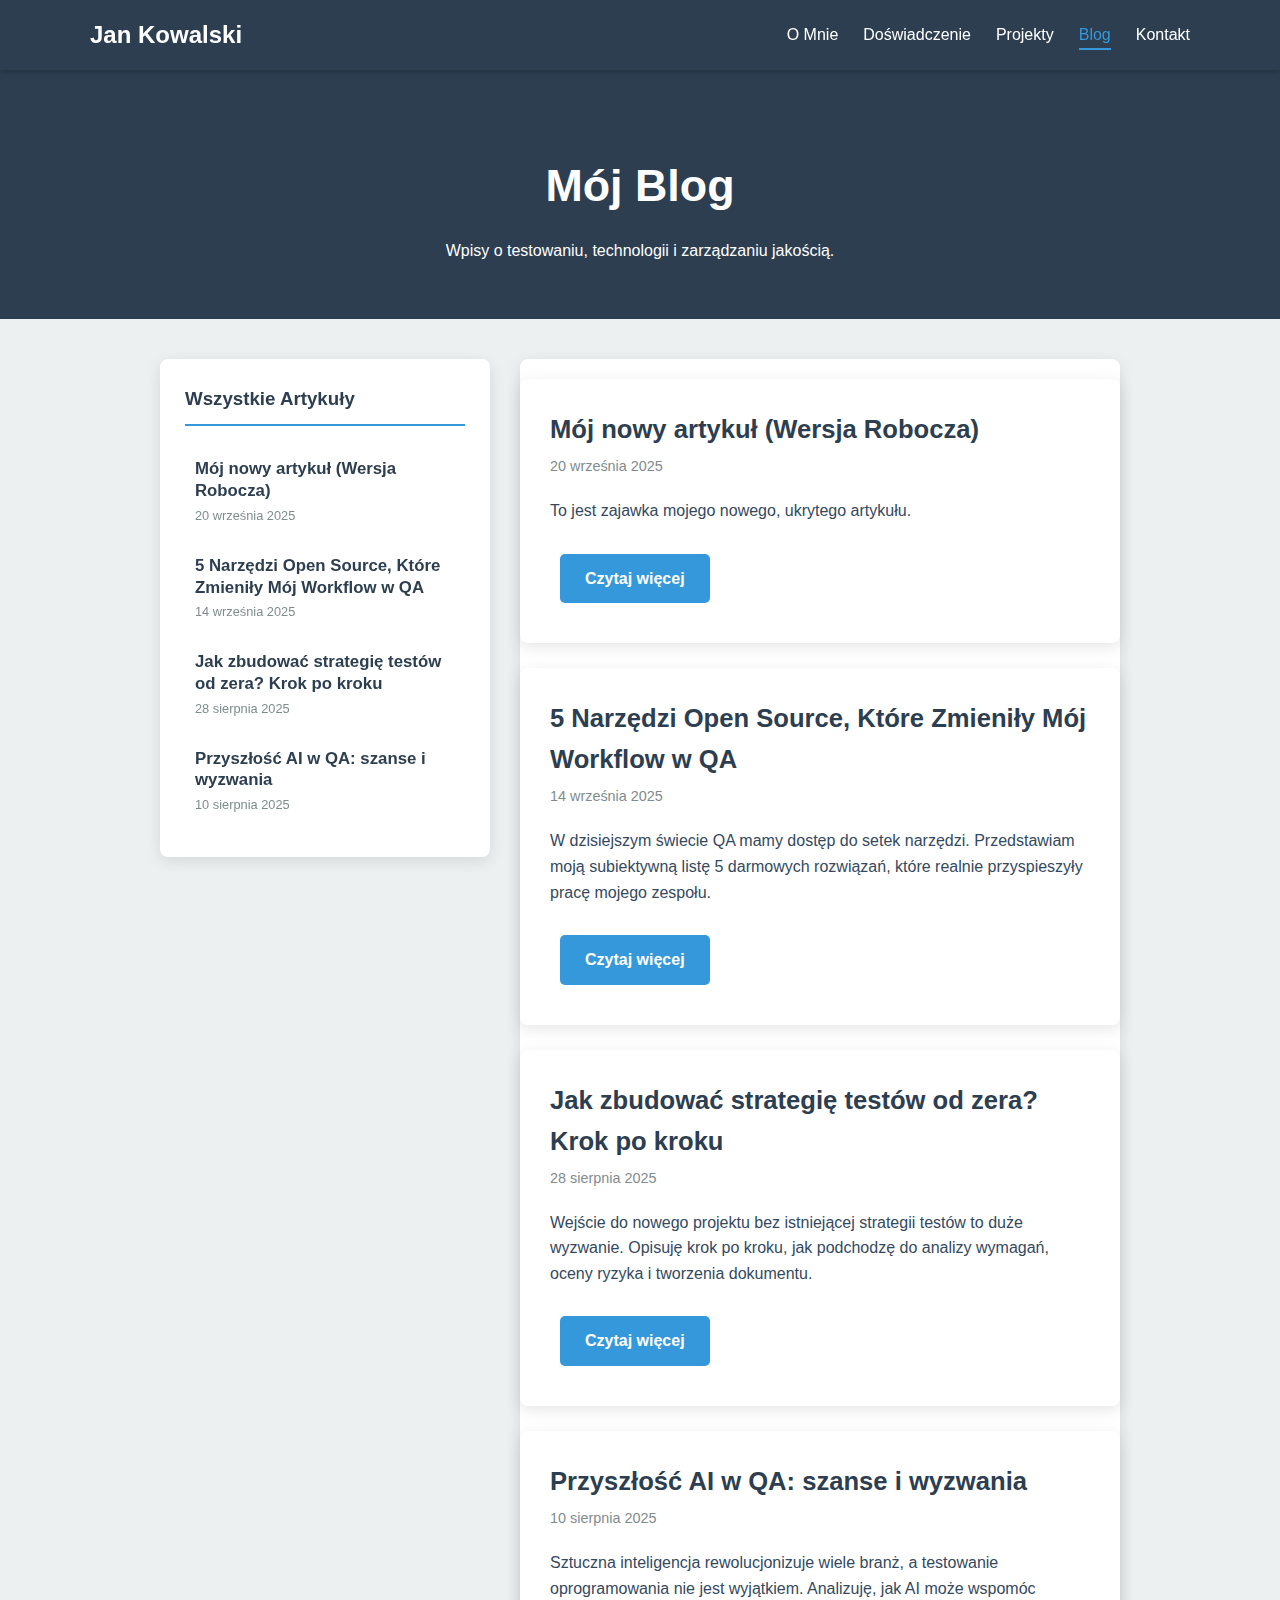
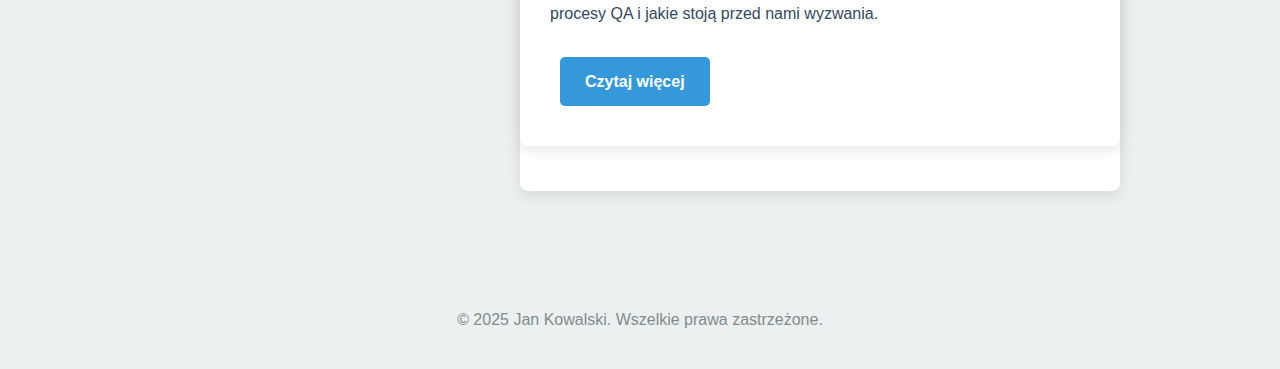
<file: blog.html>
<!DOCTYPE html>
<html lang="pl">
<head>
    <meta charset="UTF-8">
    <meta name="viewport" content="width=device-width, initial-scale=1.0">
    <title>Blog - Jan Kowalski</title>
    <link rel="stylesheet" href="css/style.css">
    <link rel="stylesheet" href="https://cdnjs.cloudflare.com/ajax/libs/font-awesome/6.0.0-beta3/css/all.min.css">
</head>
<body>

    <nav class="navbar">
        <div class="nav-container">
            <a href="index.html" class="nav-logo">Jan Kowalski</a>
            <ul class="nav-menu">
                <li class="nav-item"><a href="index.html#o-mnie" class="nav-link">O Mnie</a></li>
                <li class="nav-item"><a href="index.html#doswiadczenie" class="nav-link">Doświadczenie</a></li>
                <li class="nav-item"><a href="index.html#projekty" class="nav-link">Projekty</a></li>
                <li class="nav-item"><a href="blog.html" class="nav-link active">Blog</a></li>
                <li class="nav-item"><a href="index.html#kontakt" class="nav-link">Kontakt</a></li>
            </ul>
            <div class="hamburger">
                <span class="bar"></span>
                <span class="bar"></span>
                <span class="bar"></span>
            </div>
        </div>
    </nav>

    <header class="page-header">
        <h1>Mój Blog</h1>
        <p>Wpisy o testowaniu, technologii i zarządzaniu jakością.</p>
    </header>

    <div class="blog-layout container">
        
        <aside class="blog-sidebar">
            <h3>Wszystkie Artykuły</h3>
            <ul class="article-list">
                </ul>
        </aside>

        <main class="blog-main-content">
            <section id="blog-posts-list">
                </section>
        </main>

    </div>
    <footer>
        <p>&copy; 2025 Jan Kowalski. Wszelkie prawa zastrzeżone.</p>
    </footer>

    <script src="articles.js"></script>
    <script src="scripts/blog.js"></script>

</body>
</html>
</file>
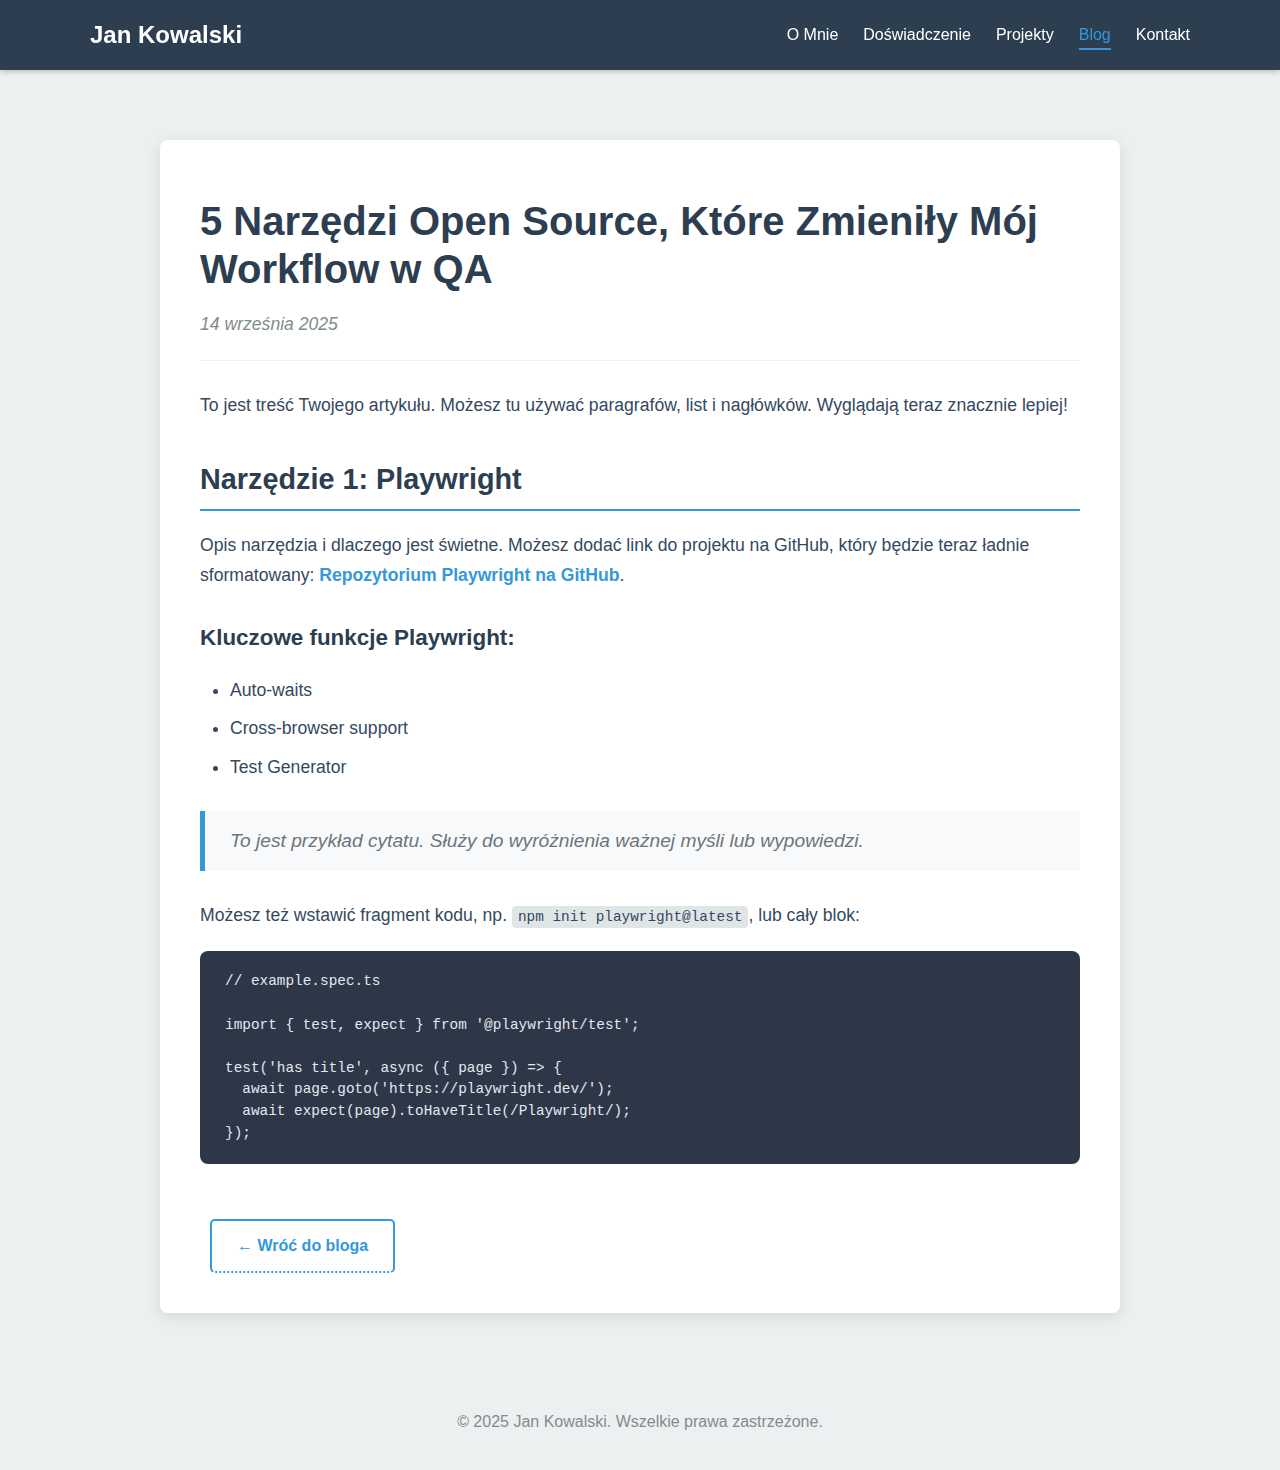
<file: articles/article-tmp.html>
<!DOCTYPE html>
<html lang="pl">
<head>
    <meta charset="UTF-8">
    <meta name="viewport" content="width=device-width, initial-scale=1.0">
    <title>Tytuł Artykułu - Jan Kowalski</title>
    <link rel="stylesheet" href="/css/style.css"> 
    <link rel="stylesheet" href="https://cdnjs.cloudflare.com/ajax/libs/font-awesome/6.0.0-beta3/css/all.min.css">
</head>
<body>

    <nav class="navbar">
        <div class="nav-container">
            <a href="index.html" class="nav-logo">Jan Kowalski</a>
            <ul class="nav-menu">
                <li class="nav-item"><a href="index.html#o-mnie" class="nav-link">O Mnie</a></li>
                <li class="nav-item"><a href="index.html#doswiadczenie" class="nav-link">Doświadczenie</a></li>
                <li class="nav-item"><a href="index.html#projekty" class="nav-link">Projekty</a></li>
                <li class="nav-item"><a href="blog.html" class="nav-link active">Blog</a></li>
                <li class="nav-item"><a href="index.html#kontakt" class="nav-link">Kontakt</a></li>
            </ul>
            <div class="hamburger">
                <span class="bar"></span>
                <span class="bar"></span>
                <span class="bar"></span>
            </div>
        </div>
    </nav>

    <main class="page-content">
        <div class="container">
            <article class="article-content">
                <h1>5 Narzędzi Open Source, Które Zmieniły Mój Workflow w QA</h1>
                <p class="post-date">14 września 2025</p>
                
                <p>To jest treść Twojego artykułu. Możesz tu używać paragrafów, list i nagłówków. Wyglądają teraz znacznie lepiej!</p>
                
                <h2>Narzędzie 1: Playwright</h2>
                <p>Opis narzędzia i dlaczego jest świetne. Możesz dodać link do projektu na GitHub, który będzie teraz ładnie sformatowany: <a href="https://github.com/microsoft/playwright" target="_blank">Repozytorium Playwright na GitHub</a>.</p>
                
                <h3>Kluczowe funkcje Playwright:</h3>
                <ul>
                    <li>Auto-waits</li>
                    <li>Cross-browser support</li>
                    <li>Test Generator</li>
                </ul>

                <blockquote>To jest przykład cytatu. Służy do wyróżnienia ważnej myśli lub wypowiedzi.</blockquote>

                <p>Możesz też wstawić fragment kodu, np. <code>npm init playwright@latest</code>, lub cały blok:</p>
<pre><code>// example.spec.ts

import { test, expect } from '@playwright/test';

test('has title', async ({ page }) => {
  await page.goto('https://playwright.dev/');
  await expect(page).toHaveTitle(/Playwright/);
});
</code></pre>
                
                <a href="/blog.html" class="btn btn-secondary">← Wróć do bloga</a>
            </article>
        </div>
    </main>

    <footer>
        <p>&copy; 2025 Jan Kowalski. Wszelkie prawa zastrzeżone.</p>
    </footer>
    
    <script>
        const hamburger = document.querySelector(".hamburger");
        const navMenu = document.querySelector(".nav-menu");

        if (hamburger && navMenu) {
            hamburger.addEventListener("click", () => {
                hamburger.classList.toggle("active");
                navMenu.classList.toggle("active");
            });
        }
    </script>

</body>
</html>
</file>
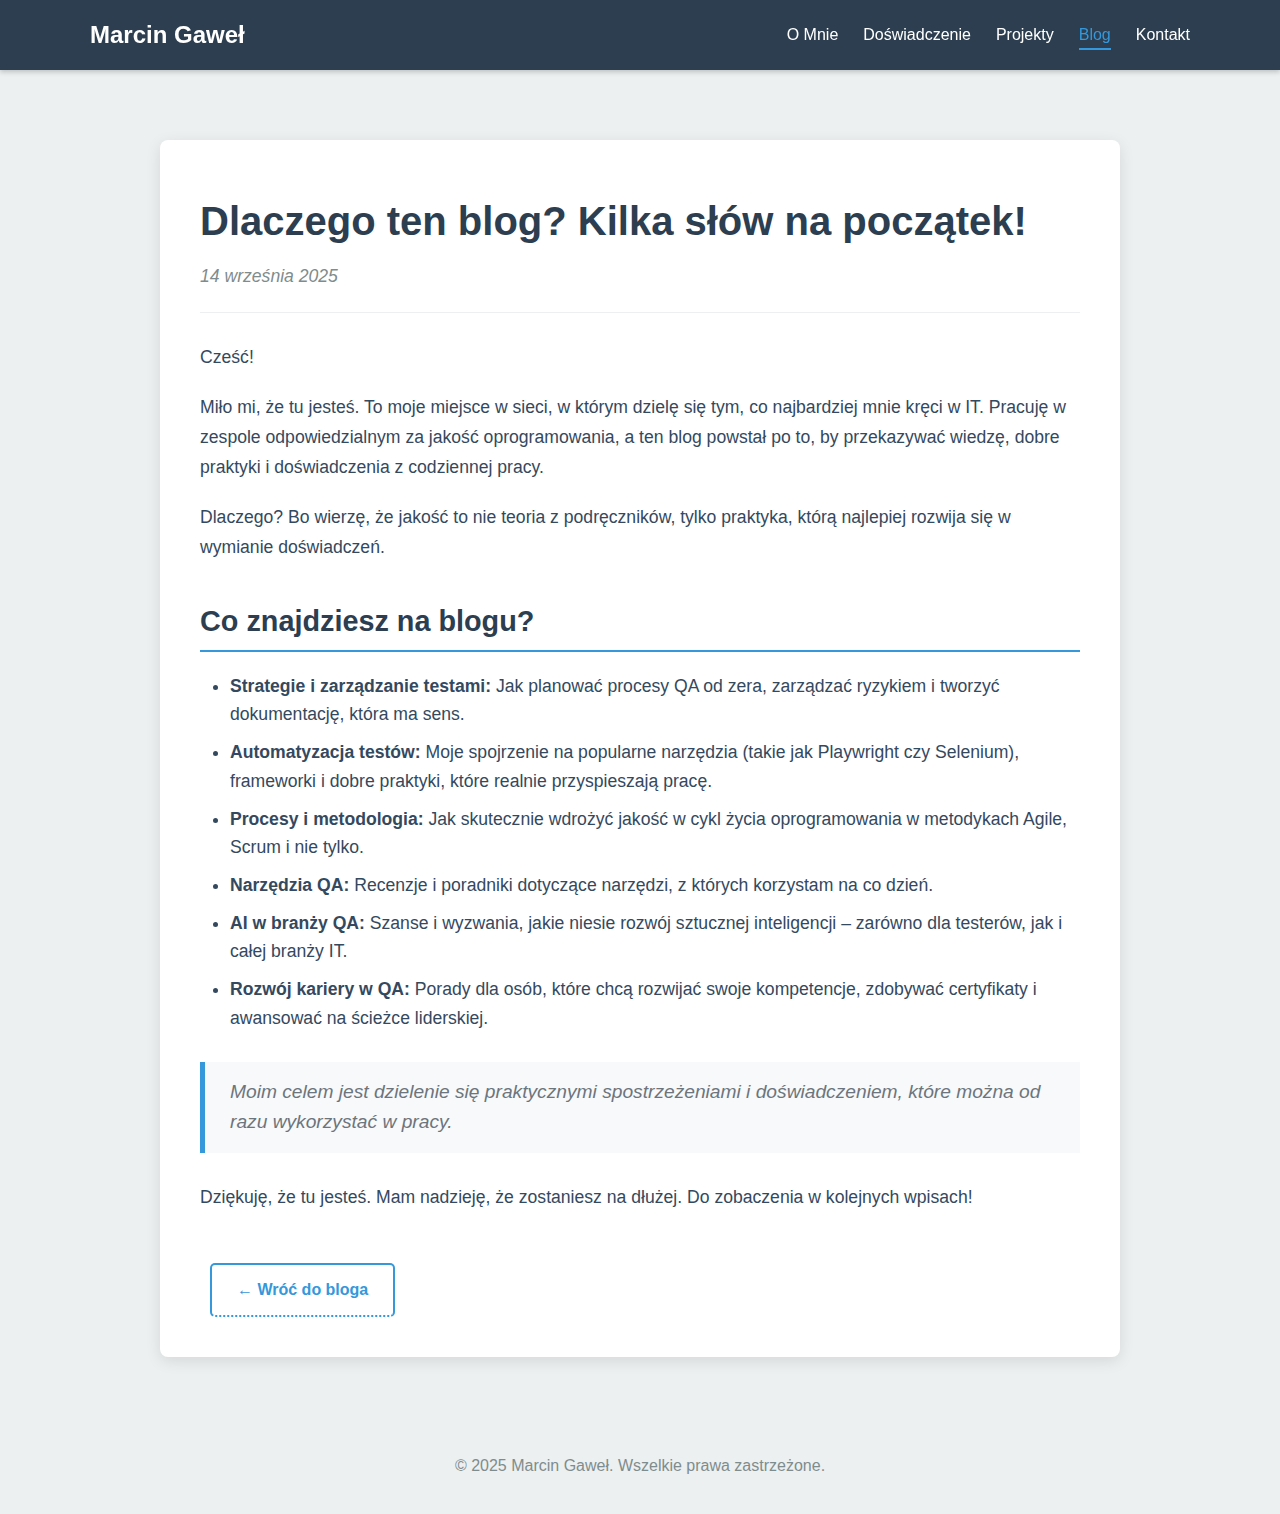
<file: articles/welcome.html>
<!DOCTYPE html>
<html lang="pl">
<head>
    <meta charset="UTF-8">
    <meta name="viewport" content="width=device-width, initial-scale=1.0">
    <title>Dlaczego ten blog? Kilka słów na początek</title>
    <link rel="stylesheet" href="../css/style.css"> 
    <link rel="stylesheet" href="https://cdnjs.cloudflare.com/ajax/libs/font-awesome/6.0.0-beta3/css/all.min.css">
</head>
<body>

    <nav class="navbar">
        <div class="nav-container">
            <a href="/index.html" class="nav-logo">Marcin Gaweł</a>
            <ul class="nav-menu">
                <li class="nav-item"><a href="../index.html#o-mnie" class="nav-link">O Mnie</a></li>
                <li class="nav-item"><a href="../index.html#doswiadczenie" class="nav-link">Doświadczenie</a></li>
                <li class="nav-item"><a href="../index.html#projekty" class="nav-link">Projekty</a></li>
                <li class="nav-item"><a href="../blog.html" class="nav-link active">Blog</a></li>
                <li class="nav-item"><a href="../index.html#kontakt" class="nav-link">Kontakt</a></li>
            </ul>
            <div class="hamburger">
                <span class="bar"></span>
                <span class="bar"></span>
                <span class="bar"></span>
            </div>
        </div>
    </nav>

    <main class="page-content">
        <div class="container">
            <article class="article-content">
               
               <h1>Dlaczego ten blog? Kilka słów na początek!</h1>
                <p class="post-date">14 września 2025</p>
                
                <p>Cześć!</p>
                <p>Miło mi, że tu jesteś. To moje miejsce w sieci, w którym dzielę się tym, co najbardziej mnie kręci w IT. Pracuję w zespole odpowiedzialnym za jakość oprogramowania, a ten blog powstał po to, by przekazywać wiedzę, dobre praktyki i doświadczenia z codziennej pracy.</p>
                
                <p>Dlaczego? Bo wierzę, że jakość to nie teoria z podręczników, tylko praktyka, którą najlepiej rozwija się w wymianie doświadczeń.</p>

                <h2>Co znajdziesz na blogu?</h2>
                
                <ul>
                    <li><strong>Strategie i zarządzanie testami:</strong> Jak planować procesy QA od zera, zarządzać ryzykiem i tworzyć dokumentację, która ma sens.</li>
                    <li><strong>Automatyzacja testów:</strong> Moje spojrzenie na popularne narzędzia (takie jak Playwright czy Selenium), frameworki i dobre praktyki, które realnie przyspieszają pracę.</li>
                    <li><strong>Procesy i metodologia:</strong> Jak skutecznie wdrożyć jakość w cykl życia oprogramowania w metodykach Agile, Scrum i nie tylko.</li>
                    <li><strong>Narzędzia QA:</strong> Recenzje i poradniki dotyczące narzędzi, z których korzystam na co dzień.</li>
                    <li><strong>AI w branży QA:</strong> Szanse i wyzwania, jakie niesie rozwój sztucznej inteligencji – zarówno dla testerów, jak i całej branży IT.</li>
                    <li><strong>Rozwój kariery w QA:</strong> Porady dla osób, które chcą rozwijać swoje kompetencje, zdobywać certyfikaty i awansować na ścieżce liderskiej.</li>
                </ul>

                <blockquote>Moim celem jest dzielenie się praktycznymi spostrzeżeniami i doświadczeniem, które można od razu wykorzystać w pracy.</blockquote>

                <p>Dziękuję, że tu jesteś. Mam nadzieję, że zostaniesz na dłużej. Do zobaczenia w kolejnych wpisach!</p>
                
                <a href="../blog.html" class="btn btn-secondary">← Wróć do bloga</a>
            </article>  
        </div>
    </main>

    <footer>
        <p>&copy; 2025 Marcin Gaweł. Wszelkie prawa zastrzeżone.</p>
    </footer>
    
    <script>
        const hamburger = document.querySelector(".hamburger");
        const navMenu = document.querySelector(".nav-menu");

        if (hamburger && navMenu) {
            hamburger.addEventListener("click", () => {
                hamburger.classList.toggle("active");
                navMenu.classList.toggle("active");
            });
        }
    </script>

</body>
</html>
</file>
<file: css/style.css>
/* --- Globalne Style --- */
:root {
    --primary-color: #2c3e50; /* Ciemny granat */
    --secondary-color: #3498db; /* Jasny niebieski */
    --background-color: #ecf0f1; /* Jasnoszary */
    --text-color: #34495e; /* Ciemnoszary tekst */
    --light-text-color: #ffffff;
    --card-bg-color: #ffffff;
    --border-radius: 8px;
    --box-shadow: 0 4px 15px rgba(0, 0, 0, 0.1);
}

html {
    scroll-behavior: smooth; /* Płynne przewijanie po kliknięciu linków w menu */
}

body {
    font-family: 'Helvetica Neue', Arial, sans-serif;
    line-height: 1.6;
    margin: 0;
    padding: 0;
    background-color: var(--background-color);
    color: var(--text-color);
}

.container {
    max-width: 960px;
    margin: 0 auto;
    padding: 40px 20px;
}

h1, h2, h3 {
    color: var(--primary-color);
    margin-bottom: 20px;
}

h2 i {
    margin-right: 10px;
    color: var(--secondary-color);
}

section {
    background-color: var(--card-bg-color);
    margin-bottom: 20px;
    border-radius: var(--border-radius);
    box-shadow: var(--box-shadow);
    padding-top: 20px; /* Dodatkowy odstęp wewnątrz sekcji */
    padding-bottom: 20px;
}

/* --- Style dla Menu Nawigacyjnego --- */
.navbar {
    background-color: var(--primary-color);
    box-shadow: 0 2px 5px rgba(0, 0, 0, 0.2);
    position: fixed;
    top: 0;
    left: 0;
    width: 100%;
    z-index: 1000;
}

.nav-container {
    display: flex;
    justify-content: space-between;
    align-items: center;
    max-width: 1100px;
    margin: 0 auto;
    padding: 0 20px;
    height: 70px;
}

.nav-logo {
    color: var(--light-text-color);
    text-decoration: none;
    font-size: 1.5rem;
    font-weight: bold;
}

.nav-menu {
    display: flex;
    list-style: none;
    margin: 0;
    padding: 0;
}

.nav-item {
    margin-left: 25px;
}

.nav-link {
    color: var(--light-text-color);
    text-decoration: none;
    font-size: 1rem;
    padding: 5px 0;
    position: relative;
    transition: color 0.3s;
}

.nav-link::after {
    content: '';
    position: absolute;
    bottom: -2px;
    left: 0;
    width: 0;
    height: 2px;
    background-color: var(--secondary-color);
    transition: width 0.3s;
}

.nav-link:hover, .nav-link.active {
    color: var(--secondary-color);
}

.nav-link:hover::after, .nav-link.active::after {
    width: 100%;
}

.hamburger {
    display: none;
    cursor: pointer;
}

.bar {
    display: block;
    width: 25px;
    height: 3px;
    margin: 5px auto;
    background-color: var(--light-text-color);
    transition: all 0.3s ease-in-out;
}

/* --- Sekcja Hero --- */
#hero {
    background-color: var(--primary-color);
    color: var(--light-text-color);
    text-align: center;
    padding: 130px 20px 60px 20px; /* Zwiększony padding na górze, aby treść nie chowała się pod menu */
    margin-bottom: 20px; /* Usuwamy box-shadow, bo nie pasuje do tej sekcji */
    box-shadow: none;
}

.profile-photo {
    width: 180px; /* Trochę mniejsze dla lepszych proporcji */
    height: 180px;
    border-radius: 50%;
    border: 5px solid var(--secondary-color);
    object-fit: cover;
    margin-bottom: 20px;
    object-position: center 25%; /* Poprawia kadrowanie, jeśli twarz jest wysoko na zdjęciu */
}

#hero h1 {
    font-size: 3rem;
    margin: 10px 0;
    color: var(--light-text-color);
}

#hero h2 {
    font-size: 1.5rem;
    font-weight: 300;
    color: var(--secondary-color);
    line-height: 1.4;
}

.tagline {
    font-size: 1.1rem;
    max-width: 600px;
    margin: 20px auto;
}

.btn {
    display: inline-block;
    padding: 12px 25px;
    background-color: var(--secondary-color);
    color: var(--light-text-color);
    text-decoration: none;
    border-radius: 5px;
    font-weight: bold;
    transition: background-color 0.3s, transform 0.2s;
    margin: 10px;
}

.btn:hover {
    background-color: #2980b9;
    transform: translateY(-2px);
}

.btn-secondary {
    background-color: transparent;
    border: 2px solid var(--light-text-color);
}

.btn-secondary:hover {
    background-color: var(--light-text-color);
    color: var(--primary-color);
}

.social-links {
    margin-top: 25px;
}

.social-links a {
    color: var(--light-text-color);
    font-size: 2rem;
    margin: 0 15px;
    transition: color 0.3s;
}

.social-links a:hover {
    color: var(--secondary-color);
}

/* --- Sekcja Kompetencji --- */
.skills-grid {
    display: grid;
    grid-template-columns: repeat(auto-fit, minmax(250px, 1fr));
    gap: 20px;
}

.skill-category h3 {
    border-bottom: 2px solid var(--secondary-color);
    padding-bottom: 10px;
}

.skill-category ul {
    list-style: none;
    padding: 0;
}

.skill-category ul li {
    background: url('data:image/svg+xml;utf8,<svg xmlns="http://www.w3.org/2000/svg" width="24" height="24" viewBox="0 0 24 24"><path fill="%233498db" d="M9 16.17L4.83 12l-1.42 1.41L9 19 21 7l-1.41-1.41z"/></svg>') no-repeat left center;
    padding-left: 30px;
    margin-bottom: 10px;
}

/* --- Sekcja Doświadczenia (Timeline) --- */
.timeline {
    position: relative;
    padding-left: 30px;
}

.timeline::before {
    content: '';
    position: absolute;
    left: 10px;
    top: 0;
    bottom: 0;
    width: 2px;
    background-color: var(--secondary-color);
}

.timeline-item {
    margin-bottom: 30px;
    position: relative;
}

.timeline-item:last-child {
    margin-bottom: 0;
}

.timeline-item::before {
    content: '';
    position: absolute;
    left: -24px;
    top: 5px;
    width: 10px;
    height: 10px;
    border-radius: 50%;
    background-color: var(--secondary-color);
    border: 2px solid var(--background-color);
}

.timeline-details {
    font-size: 0.9rem;
    color: #7f8c8d;
    margin-bottom: 10px;
}

/* --- Sekcja Kontaktowa --- */
#kontakt {
    text-align: center;
    background: linear-gradient(135deg, var(--primary-color) 0%, #3c5a75 100%);
    color: var(--light-text-color);
}

#kontakt h2, #kontakt h2 i {
    color: var(--light-text-color);
}

#kontakt p {
    max-width: 600px;
    margin: 0 auto 40px auto;
    font-size: 1.1rem;
}

.contact-methods {
    display: flex;
    justify-content: center;
    gap: 25px;
    flex-wrap: wrap;
}

.contact-card {
    display: flex;
    align-items: center;
    background-color: rgba(255, 255, 255, 0.1);
    padding: 15px 25px;
    border-radius: var(--border-radius);
    text-decoration: none;
    color: var(--light-text-color);
    border: 1px solid rgba(255, 255, 255, 0.2);
    transition: background-color 0.3s, transform 0.3s;
}

.contact-card:hover {
    background-color: var(--secondary-color);
    transform: translateY(-5px);
}

.contact-icon {
    font-size: 1.8rem;
    margin-right: 15px;
}

.contact-text {
    font-size: 1.1rem;
    font-weight: bold;
}

/* --- Stopka --- */
footer {
    text-align: center;
    padding: 20px;
    margin-top: 20px;
    color: #7f8c8d;
}

/* --- Style dla Strony Bloga i Artykułów --- */
.page-header {
    background-color: var(--primary-color);
    color: var(--light-text-color);
    text-align: center;
    padding: 120px 20px 40px 20px;
    margin-bottom: 0;
}

.page-header h1 {
    color: var(--light-text-color);
    font-size: 2.8rem;
    margin-bottom: 10px;
}

.page-content {
    padding-top: 100px;
    margin-bottom: 20px;
}

.blog-layout {
    display: flex;
    flex-wrap: wrap;
    gap: 30px;
    padding-top: 40px;
}

.blog-sidebar {
    flex: 0 0 280px;
    background-color: var(--card-bg-color);
    padding: 25px;
    border-radius: var(--border-radius);
    box-shadow: var(--box-shadow);
    height: fit-content;
    position: sticky;
    top: 100px;
    max-height: calc(100vh - 120px);
    overflow-y: auto;
}

.blog-main-content {
    flex: 1;
    min-width: 0;
}

.blog-sidebar h3 {
    margin-top: 0;
    border-bottom: 2px solid var(--secondary-color);
    padding-bottom: 10px;
    margin-bottom: 20px;
    color: var(--primary-color);
}

.article-list {
    list-style: none;
    padding: 0;
    margin: 0;
}

.article-list li {
    margin-bottom: 5px;
}

.article-list a {
    text-decoration: none;
    color: var(--text-color);
    display: block;
    padding: 12px 10px;
    border-radius: 5px;
    transition: background-color 0.3s, transform 0.2s, color 0.3s;
    line-height: 1.3;
}

.article-list a:hover {
    background-color: #e0e5e8;
    transform: translateX(3px);
}

.article-list a.active-article {
    background-color: var(--secondary-color);
    color: var(--light-text-color);
    font-weight: bold;
    box-shadow: 0 2px 8px rgba(0, 0, 0, 0.1);
}

.article-list a.active-article h4,
.article-list a.active-article .post-date-small {
    color: var(--light-text-color);
}

.article-list h4 {
    margin: 0 0 3px 0;
    font-size: 1.05rem;
    color: var(--primary-color);
}

.post-date-small {
    font-size: 0.8rem;
    color: #7f8c8d;
}

.blog-post-full-card {
    background-color: var(--card-bg-color);
    padding: 30px;
    border-radius: var(--border-radius);
    box-shadow: var(--box-shadow);
    margin-bottom: 25px;
    transition: transform 0.3s, box-shadow 0.3s;
}

.blog-post-full-card:hover {
    transform: translateY(-5px);
    box-shadow: 0 8px 20px rgba(0, 0, 0, 0.12);
}

.blog-post-full-card h3 {
    margin-top: 0;
    font-size: 1.6rem;
    color: var(--primary-color);
}

.blog-post-full-card .post-date {
    font-size: 0.9rem;
    color: #7f8c8d;
    margin-top: -15px;
    margin-bottom: 20px;
    display: block;
}

.blog-post-full-card p {
    margin-bottom: 20px;
}

.blog-post-full-card .btn {
    margin-top: 10px;
}

.article-content {
    background-color: var(--card-bg-color);
    padding: 30px 40px;
    border-radius: var(--border-radius);
    box-shadow: var(--box-shadow);
}

.article-content h1 {
    font-size: 2.5rem;
    margin-bottom: 10px;
    line-height: 1.2;
    color: var(--primary-color);
}

.article-content .post-date {
    display: block;
    margin-bottom: 30px;
    font-style: italic;
    color: #7f8c8d;
    border-bottom: 1px solid var(--background-color);
    padding-bottom: 20px;
}

.article-content p {
    font-size: 1.1rem;
    line-height: 1.7;
    margin-bottom: 20px;
    color: var(--text-color);
}

.article-content h2 {
    font-size: 1.8rem;
    margin-top: 40px;
    margin-bottom: 20px;
    padding-bottom: 10px;
    border-bottom: 2px solid var(--secondary-color);
    line-height: 1.3;
}

.article-content h3 {
    font-size: 1.4rem;
    margin-top: 30px;
    color: var(--primary-color);
}

.article-content a {
    color: var(--secondary-color);
    text-decoration: none;
    font-weight: bold;
    border-bottom: 2px dotted transparent;
    transition: all 0.3s ease;
}

.article-content a:hover {
    color: var(--primary-color);
    border-bottom: 2px dotted var(--primary-color);
}

.article-content ul,
.article-content ol {
    padding-left: 30px;
    margin-bottom: 20px;
    font-size: 1.1rem;
}

.article-content li {
    margin-bottom: 10px;
    line-height: 1.6;
}

.article-content blockquote {
    border-left: 5px solid var(--secondary-color);
    margin: 30px 0;
    padding: 15px 25px;
    background-color: #f8f9fa;
    font-style: italic;
    font-size: 1.2rem;
    color: #6c757d;
}

.article-content pre {
    background-color: #2d3748;
    color: #e2e8f0;
    padding: 20px 25px;
    border-radius: var(--border-radius);
    overflow-x: auto;
    font-family: 'Fira Code', 'Cascadia Code', 'JetBrains Mono', 'Courier New', Courier, monospace;
    font-size: 0.9rem;
    line-height: 1.5;
    margin-bottom: 25px;
    white-space: pre-wrap;
    word-wrap: break-word;
}

.article-content code {
    background-color: #e0e5e8;
    color: #34495e;
    padding: 3px 6px;
    border-radius: 4px;
    font-family: 'Fira Code', 'Cascadia Code', 'JetBrains Mono', 'Courier New', Courier, monospace;
    font-size: 0.9rem;
    white-space: nowrap;
}

.article-content pre code {
    white-space: inherit;
    background-color: transparent;
    color: inherit;
    padding: 0;
    font-size: inherit;
}

.article-content .btn-secondary {
    display: inline-block;
    margin-top: 30px;
    border-color: var(--secondary-color);
    color: var(--secondary-color);
}

.article-content .btn-secondary:hover {
    background-color: var(--secondary-color);
    color: var(--light-text-color);
}

/* --- Media Queries dla responsywności --- */
@media (max-width: 992px) {
    .blog-layout {
        flex-direction: column;
        padding-top: 20px;
    }
    .blog-sidebar {
        position: static;
        max-height: none;
        overflow-y: visible;
        width: 100%;
        order: -1;
    }
}

@media (max-width: 768px) {
    #hero h1 {
        font-size: 2.5rem;
    }
    .container {
        padding: 20px 15px;
    }
    .nav-menu {
        position: fixed;
        left: -100%;
        top: 70px;
        flex-direction: column;
        background-color: var(--primary-color);
        width: 100%;
        text-align: center;
        transition: 0.3s;
        box-shadow: 0 5px 10px rgba(0, 0, 0, 0.2);
    }
    .nav-menu.active {
        left: 0;
    }
    .nav-item {
        margin: 20px 0;
    }
    .hamburger {
        display: block;
    }
    .hamburger.active .bar:nth-child(2) {
        opacity: 0;
    }
    .hamburger.active .bar:nth-child(1) {
        transform: translateY(8px) rotate(45deg);
    }
    .hamburger.active .bar:nth-child(3) {
        transform: translateY(-8px) rotate(-45deg);
    }
    .page-header {
        padding-top: 100px;
    }
}
</file>
